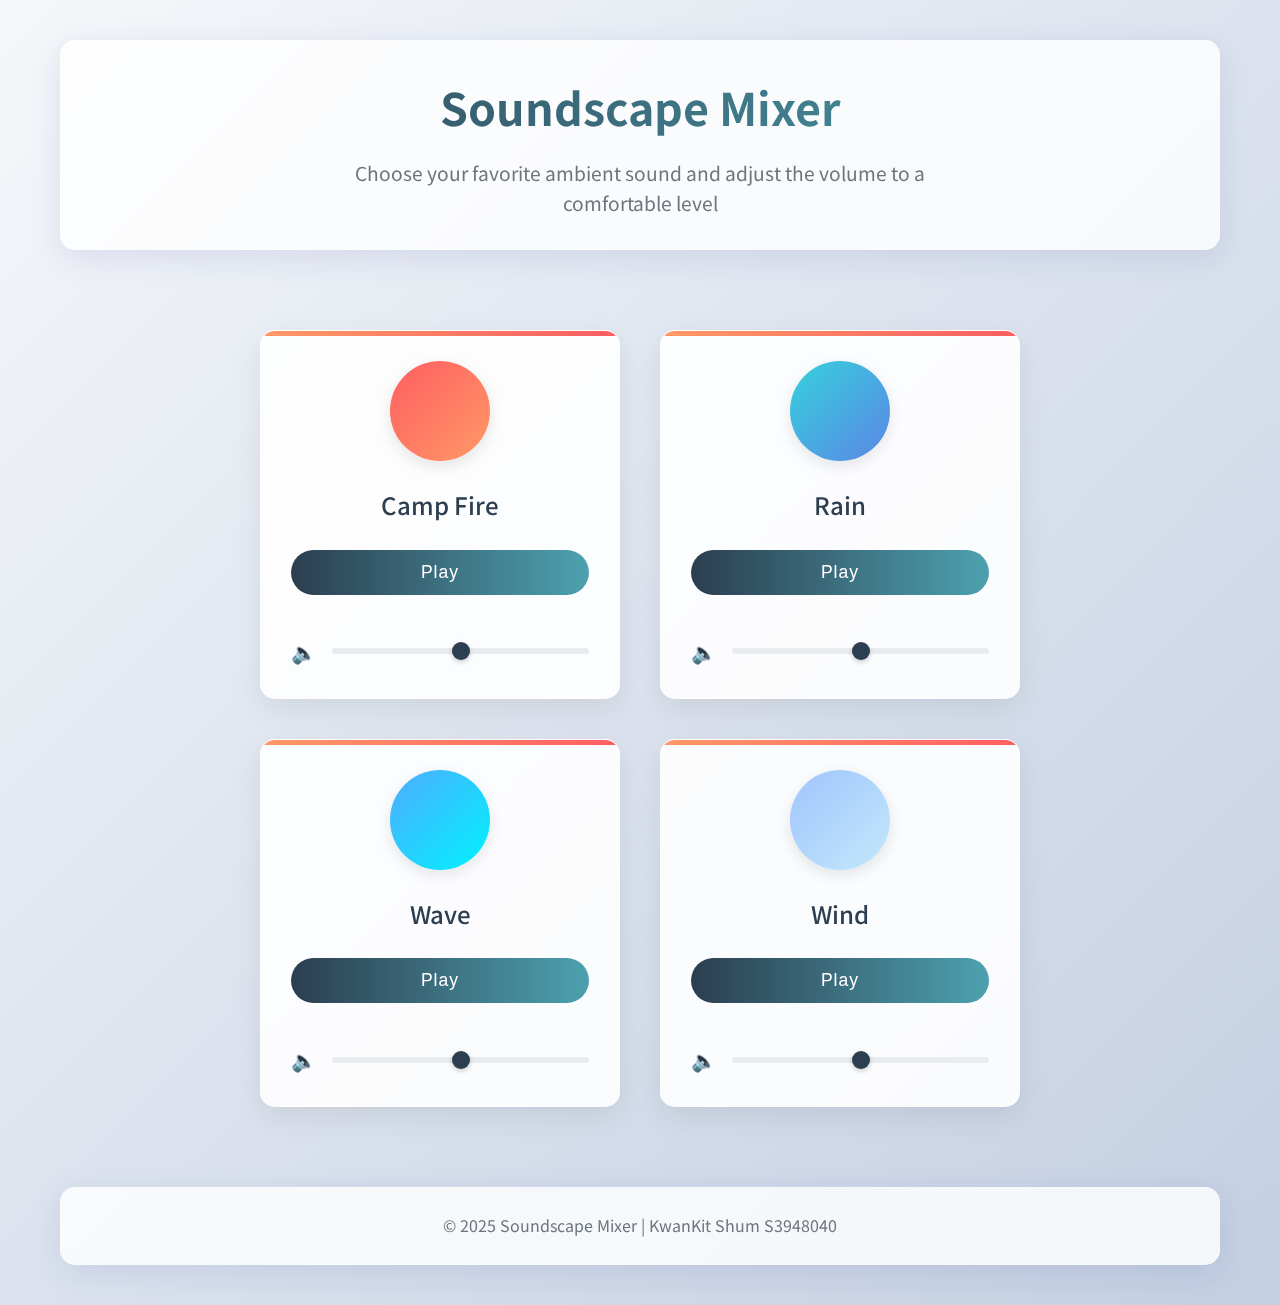
<file: index.html>
<!DOCTYPE html>
<html lang="zh-CN">
<head>
    <meta charset="UTF-8">
    <meta name="viewport" content="width=device-width, initial-scale=1.0">
    <title>Soundscape Mixer</title>
    <link rel="stylesheet" href="styles.css">
    <link href="https://fonts.googleapis.com/css2?family=Noto+Sans+SC:wght@300;400;500;700&display=swap" rel="stylesheet">
</head>
<body>
    <div class="container">
        <header>
            <h1>Soundscape Mixer</h1>
            <p>
Choose your favorite ambient sound and adjust the volume to a comfortable level</p>
        </header>
        
        <main>
            <div class="sound-grid">
                <!-- 火声 -->
                <div class="sound-card">
                    <div class="sound-icon fire"></div>
                    <h3>Camp Fire</h3>
                    <button class="play-btn" data-sound="fire">Play</button>
                    <div class="volume-control">
                        <span class="volume-icon">🔈</span>
                        <input type="range" class="volume-slider" min="0" max="1" step="0.01" value="0.5" data-sound="fire">
                    </div>
                    <audio id="fire" loop>
                        <source src="fire.mp3" type="audio/mpeg">
                    </audio>
                </div>
                
                <!-- 雨声 -->
                <div class="sound-card">
                    <div class="sound-icon rain"></div>
                    <h3>Rain</h3>
                    <button class="play-btn" data-sound="rain">Play</button>
                    <div class="volume-control">
                        <span class="volume-icon">🔈</span>
                        <input type="range" class="volume-slider" min="0" max="1" step="0.01" value="0.5" data-sound="rain">
                    </div>
                    <audio id="rain" loop>
                        <source src="rain.mp3" type="audio/mpeg">
                    </audio>
                </div>
                
                <!-- 海浪声 -->
                <div class="sound-card">
                    <div class="sound-icon wave"></div>
                    <h3>Wave</h3>
                    <button class="play-btn" data-sound="wave">Play</button>
                    <div class="volume-control">
                        <span class="volume-icon">🔈</span>
                        <input type="range" class="volume-slider" min="0" max="1" step="0.01" value="0.5" data-sound="wave">
                    </div>
                    <audio id="wave" loop>
                        <source src="wave.mp3" type="audio/mpeg">
                    </audio>
                </div>
                
                <!-- 风声 -->
                <div class="sound-card">
                    <div class="sound-icon wind"></div>
                    <h3>Wind</h3>
                    <button class="play-btn" data-sound="wind">Play</button>
                    <div class="volume-control">
                        <span class="volume-icon">🔈</span>
                        <input type="range" class="volume-slider" min="0" max="1" step="0.01" value="0.5" data-sound="wind">
                    </div>
                    <audio id="wind" loop>
                        <source src="wind.mp3" type="audio/mpeg">
                    </audio>
                </div>
            </div>
        </main>
        
        <footer>
            <p>© 2025 Soundscape Mixer | KwanKit Shum S3948040</p>
        </footer>
    </div>
    
    <script src="scripts.js"></script>
</body>
</html>
</file>
<file: styles.css>
/* 基础样式 - 增强版 */
* {
    margin: 0;
    padding: 0;
    box-sizing: border-box;
}

body {
    font-family: 'Noto Sans SC', sans-serif;
    background: linear-gradient(135deg, #f5f7fa 0%, #c3cfe2 100%);
    color: #333;
    line-height: 1.6;
    min-height: 100vh;
}

.container {
    max-width: 1200px;
    margin: 0 auto;
    padding: 40px 20px;
    min-height: 100vh;
    display: flex;
    flex-direction: column;
}

header {
    text-align: center;
    margin-bottom: 60px;
    padding: 30px 0;
    background: rgba(255, 255, 255, 0.8);
    border-radius: 15px;
    box-shadow: 0 8px 32px rgba(31, 38, 135, 0.1);
    backdrop-filter: blur(4px);
    -webkit-backdrop-filter: blur(4px);
    border: 1px solid rgba(255, 255, 255, 0.18);
}

header h1 {
    font-size: 2.8rem;
    background: linear-gradient(to right, #2c3e50, #4ca1af);
    -webkit-background-clip: text;
    background-clip: text;
    color: transparent;
    margin-bottom: 15px;
    font-weight: 700;
}

header p {
    color: #6c757d;
    font-size: 1.2rem;
    max-width: 600px;
    margin: 0 auto;
}

/* === 修改重点：声音网格布局 === */
.sound-grid {
    display: grid;
    grid-template-columns: repeat(2, 1fr); /* 固定两列 */
    grid-template-rows: repeat(2, 1fr);    /* 固定两行 */
    gap: 40px;
    max-width: 800px;                      /* 控制整体宽度 */
    margin: 0 auto 60px;                   /* 居中并保持底部间距 */
    padding: 20px;
}
/* === 修改结束 === */

.sound-card {
    background: rgba(255, 255, 255, 0.9);
    border-radius: 15px;
    padding: 30px;
    box-shadow: 0 10px 30px rgba(0, 0, 0, 0.08);
    text-align: center;
    transition: all 0.4s cubic-bezier(0.25, 0.8, 0.25, 1);
    border: 1px solid rgba(255, 255, 255, 0.3);
    position: relative;
    overflow: hidden;
    height: 100%;                         /* 新增：确保卡片等高 */
}

.sound-card:hover {
    transform: translateY(-10px);
    box-shadow: 0 15px 35px rgba(0, 0, 0, 0.12);
}

.sound-card::before {
    content: '';
    position: absolute;
    top: 0;
    left: 0;
    right: 0;
    height: 5px;
    background: linear-gradient(90deg, #ff9966, #ff5e62);
}

.rain::before {
    background: linear-gradient(90deg, #36d1dc, #5b86e5);
}

.wave::before {
    background: linear-gradient(90deg, #4facfe, #00f2fe);
}

.wind::before {
    background: linear-gradient(90deg, #a1c4fd, #c2e9fb);
}

.sound-icon {
    width: 100px;
    height: 100px;
    margin: 0 auto 25px;
    border-radius: 50%;
    display: flex;
    align-items: center;
    justify-content: center;
    font-size: 2.5rem;
    color: white;
    box-shadow: 0 5px 15px rgba(0, 0, 0, 0.1);
    transition: transform 0.3s ease;
}

.sound-card:hover .sound-icon {
    transform: scale(1.1);
}

.fire {
    background: linear-gradient(135deg, #ff5e62, #ff9966);
}

.rain {
    background: linear-gradient(135deg, #36d1dc, #5b86e5);
}

.wave {
    background: linear-gradient(135deg, #4facfe, #00f2fe);
}

.wind {
    background: linear-gradient(135deg, #a1c4fd, #c2e9fb);
}

.sound-card h3 {
    margin-bottom: 25px;
    color: #2c3e50;
    font-size: 1.5rem;
    font-weight: 500;
}

/* 按钮样式 - 升级版 */
.play-btn {
    background: linear-gradient(to right, #2c3e50, #4ca1af);
    color: white;
    border: none;
    padding: 12px 30px;
    border-radius: 50px;
    font-size: 1.1rem;
    cursor: pointer;
    transition: all 0.3s ease;
    margin-bottom: 25px;
    width: 100%;
    letter-spacing: 1px;
    position: relative;
    overflow: hidden;
    z-index: 1;
}

.play-btn::before {
    content: '';
    position: absolute;
    top: 0;
    left: 0;
    width: 100%;
    height: 100%;
    background: linear-gradient(to right, #4ca1af, #2c3e50);
    z-index: -1;
    opacity: 0;
    transition: opacity 0.3s ease;
}

.play-btn:hover {
    transform: translateY(-3px);
    box-shadow: 0 7px 15px rgba(0, 0, 0, 0.1);
}

.play-btn:hover::before {
    opacity: 1;
}

.play-btn.playing {
    background: linear-gradient(to right, #27ae60, #2ecc71);
}

.play-btn.playing::before {
    background: linear-gradient(to right, #2ecc71, #27ae60);
}

/* 音量控制 - 美化版 */
.volume-control {
    display: flex;
    align-items: center;
    gap: 15px;
    margin-top: 15px;
}

.volume-icon {
    font-size: 1.3rem;
    color: #6c757d;
}

.volume-slider {
    flex-grow: 1;
    height: 6px;
    -webkit-appearance: none;
    background: #e9ecef;
    border-radius: 10px;
    outline: none;
    transition: all 0.3s ease;
}

.volume-slider:hover {
    height: 8px;
}

.volume-slider::-webkit-slider-thumb {
    -webkit-appearance: none;
    width: 18px;
    height: 18px;
    background: #2c3e50;
    border-radius: 50%;
    cursor: pointer;
    transition: all 0.3s ease;
    box-shadow: 0 2px 5px rgba(0, 0, 0, 0.2);
}

.volume-slider::-webkit-slider-thumb:hover {
    transform: scale(1.2);
    background: #4ca1af;
}

/* 页脚样式 - 升级版 */
footer {
    text-align: center;
    padding: 25px;
    margin-top: auto;
    color: #6c757d;
    font-size: 1rem;
    background: rgba(255, 255, 255, 0.8);
    border-radius: 15px;
    box-shadow: 0 8px 32px rgba(31, 38, 135, 0.1);
    backdrop-filter: blur(4px);
    -webkit-backdrop-filter: blur(4px);
    border: 1px solid rgba(255, 255, 255, 0.18);
}

/* 响应式设计 */
@media (max-width: 768px) {
    .sound-grid {
        grid-template-columns: 1fr; /* 小屏幕单列 */
        grid-template-rows: auto;
        gap: 30px;
    }
    
    header h1 {
        font-size: 2.2rem;
    }
    
    .container {
        padding: 30px 15px;
    }
}

/* 添加微妙的动画 */
@keyframes fadeIn {
    from { opacity: 0; transform: translateY(20px); }
    to { opacity: 1; transform: translateY(0); }
}

.sound-card {
    animation: fadeIn 0.6s ease forwards;
}

.sound-card:nth-child(1) { animation-delay: 0.1s; }
.sound-card:nth-child(2) { animation-delay: 0.2s; }
.sound-card:nth-child(3) { animation-delay: 0.3s; }
.sound-card:nth-child(4) { animation-delay: 0.4s; }
</file>
